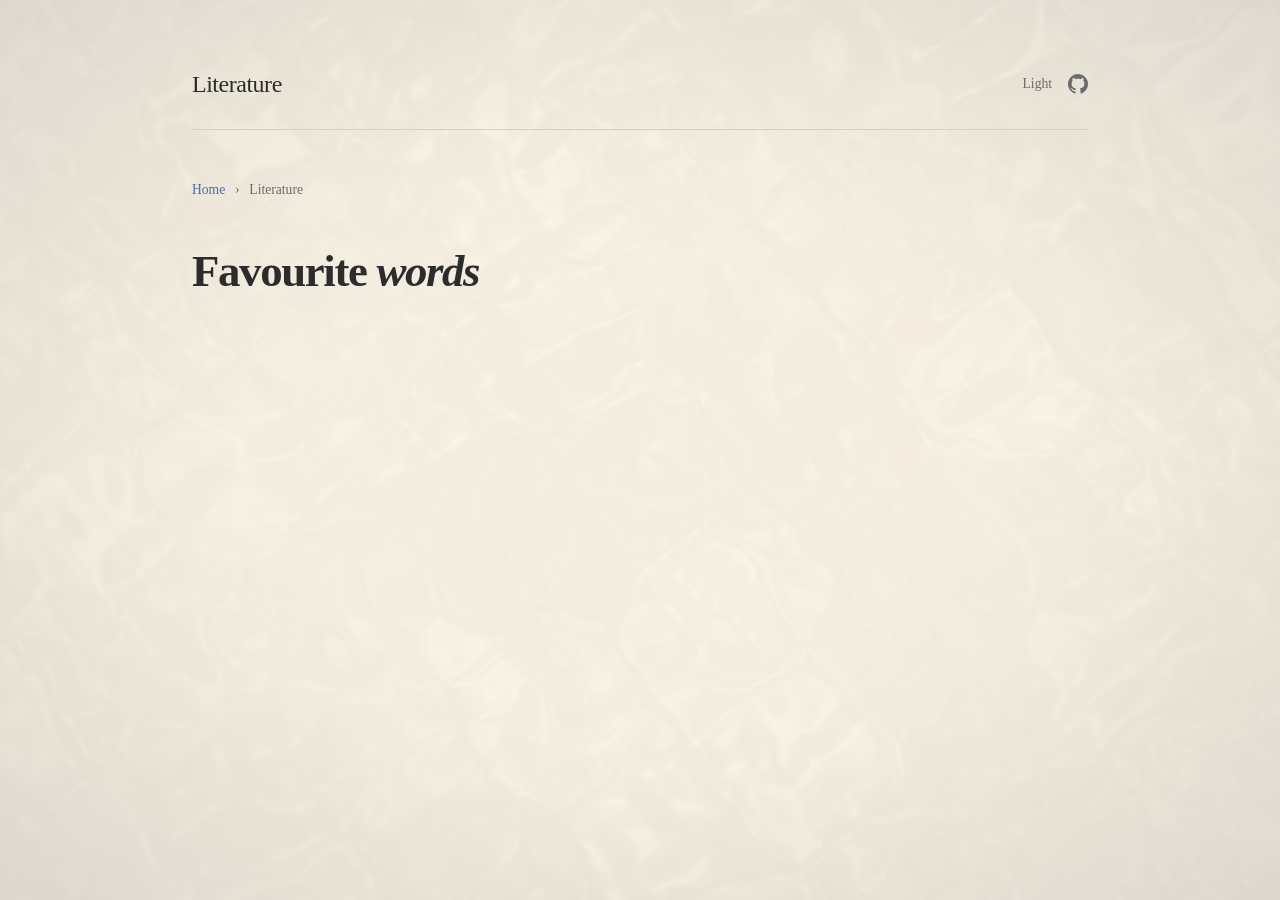
<file: literature.html>
<!DOCTYPE html>
<html lang="en" data-theme="light">
<head>
    <meta charset="UTF-8">
    <meta name="viewport" content="width=device-width, initial-scale=1.0">
    <title>Projects</title>
    <link rel="stylesheet" href="CSS/style.css">
</head>
<body>
<canvas id="caustics"></canvas>
<div class="container projects-container">
    <header>
        <h1>Literature</h1>
        <div class="controls">
            <button class="theme-toggle" aria-label="Toggle theme">
                <span class="light-label">Light</span>
                <span class="dark-label" style="display: none;">Dark</span>
            </button>
            <a href="https://github.com/moen0" class="github-link" target="_blank" rel="noopener noreferrer" aria-label="GitHub">
                <svg viewBox="0 0 24 24" fill="currentColor">
                    <path d="M12 0c-6.626 0-12 5.373-12 12 0 5.302 3.438 9.8 8.207 11.387.599.111.793-.261.793-.577v-2.234c-3.338.726-4.033-1.416-4.033-1.416-.546-1.387-1.333-1.756-1.333-1.756-1.089-.745.083-.729.083-.729 1.205.084 1.839 1.237 1.839 1.237 1.07 1.834 2.807 1.304 3.492.997.107-.775.418-1.305.762-1.604-2.665-.305-5.467-1.334-5.467-5.931 0-1.311.469-2.381 1.236-3.221-.124-.303-.535-1.524.117-3.176 0 0 1.008-.322 3.301 1.23.957-.266 1.983-.399 3.003-.404 1.02.005 2.047.138 3.006.404 2.291-1.552 3.297-1.23 3.297-1.23.653 1.653.242 2.874.118 3.176.77.84 1.235 1.911 1.235 3.221 0 4.609-2.807 5.624-5.479 5.921.43.372.823 1.102.823 2.222v3.293c0 .319.192.694.801.576 4.765-1.589 8.199-6.086 8.199-11.386 0-6.627-5.373-12-12-12z"/>
                </svg>
            </a>
        </div>
    </header>

    <nav class="breadcrumb">
        <a href="index.html">Home</a>
        <span class="separator">&#8250;</span>
        <span>Literature</span>
    </nav>

    <h2 class="heading">Favourite <em>words</em></h2>



<script src="Scripting/caustics.js"></script>
<script src="Scripting/script.js"></script>
</body>
</html>
</file>
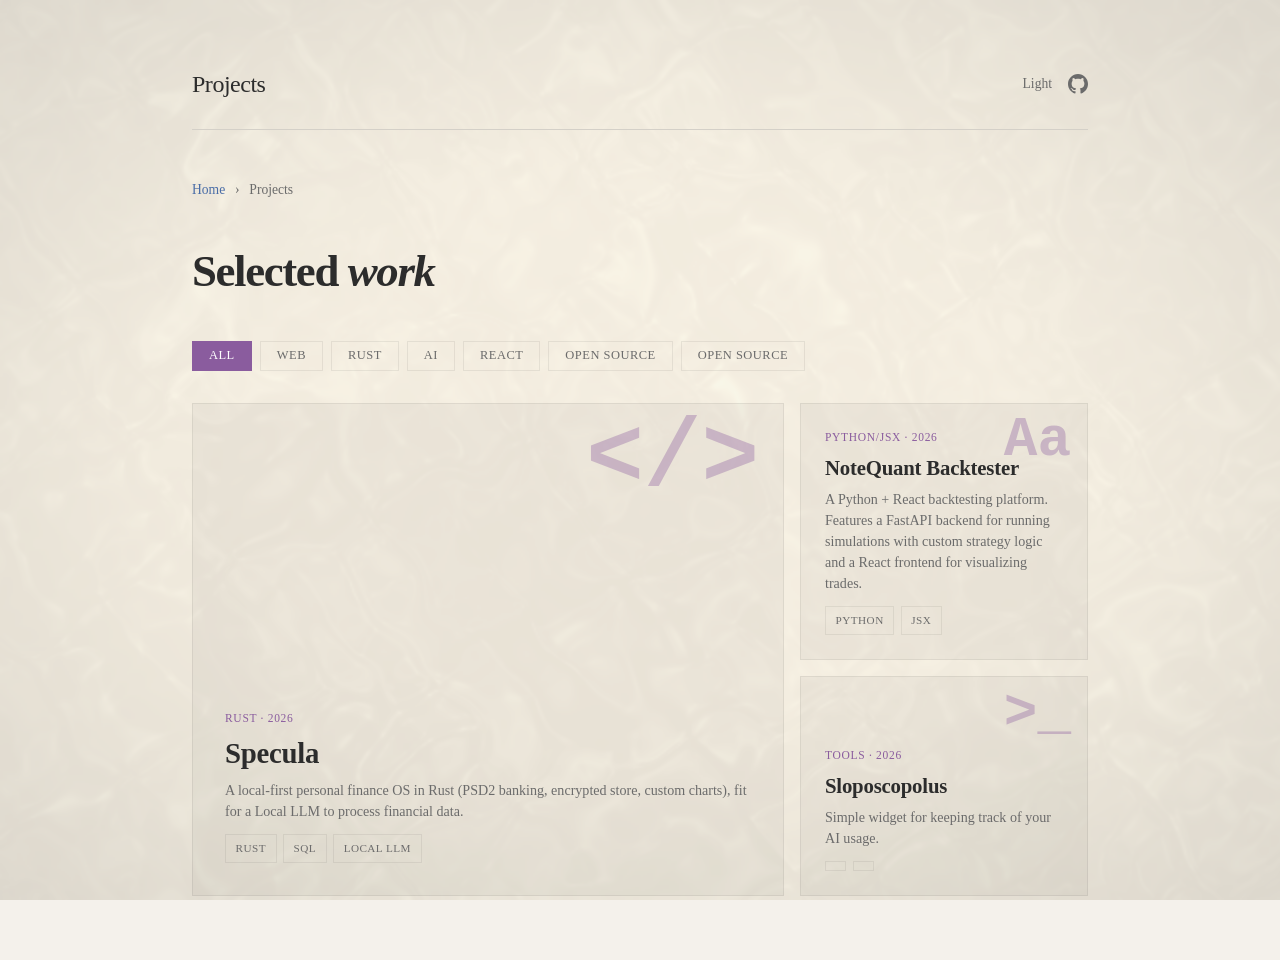
<file: projects.html>
<!DOCTYPE html>
<html lang="en" data-theme="light">
<head>
    <meta charset="UTF-8">
    <meta name="viewport" content="width=device-width, initial-scale=1.0">
    <title>Projects</title>
    <link rel="stylesheet" href="CSS/style.css">
</head>
<body>
<canvas id="caustics"></canvas>
<div class="container projects-container">
    <header>
        <h1>Projects</h1>
        <div class="controls">
            <button class="theme-toggle" aria-label="Toggle theme">
                <span class="light-label">Light</span>
                <span class="dark-label" style="display: none;">Dark</span>
            </button>
            <a href="https://github.com/moen0" class="github-link" target="_blank" rel="noopener noreferrer" aria-label="GitHub">
                <svg viewBox="0 0 24 24" fill="currentColor">
                    <path d="M12 0c-6.626 0-12 5.373-12 12 0 5.302 3.438 9.8 8.207 11.387.599.111.793-.261.793-.577v-2.234c-3.338.726-4.033-1.416-4.033-1.416-.546-1.387-1.333-1.756-1.333-1.756-1.089-.745.083-.729.083-.729 1.205.084 1.839 1.237 1.839 1.237 1.07 1.834 2.807 1.304 3.492.997.107-.775.418-1.305.762-1.604-2.665-.305-5.467-1.334-5.467-5.931 0-1.311.469-2.381 1.236-3.221-.124-.303-.535-1.524.117-3.176 0 0 1.008-.322 3.301 1.23.957-.266 1.983-.399 3.003-.404 1.02.005 2.047.138 3.006.404 2.291-1.552 3.297-1.23 3.297-1.23.653 1.653.242 2.874.118 3.176.77.84 1.235 1.911 1.235 3.221 0 4.609-2.807 5.624-5.479 5.921.43.372.823 1.102.823 2.222v3.293c0 .319.192.694.801.576 4.765-1.589 8.199-6.086 8.199-11.386 0-6.627-5.373-12-12-12z"/>
                </svg>
            </a>
        </div>
    </header>

    <nav class="breadcrumb">
        <a href="index.html">Home</a>
        <span class="separator">&#8250;</span>
        <span>Projects</span>
    </nav>

    <h2 class="heading">Selected <em>work</em></h2>

    <div class="filter-tabs">
        <button class="filter-btn active" data-filter="all">All</button>
        <button class="filter-btn" data-filter="web">Web</button>
        <button class="filter-btn" data-filter="Rust">Rust</button>
        <button class="filter-btn" data-filter="ai">AI</button>
        <button class="filter-btn" data-filter="React">React</button>
        <button class="filter-btn" data-filter="SQl">Open Source</button>
        <button class="filter-btn" data-filter="open-source">Open Source</button>
    </div>

    <div class="bento-grid">

        <div class="project-card large" data-category="rust" data-index="0">
            <span class="card-number">&lt;/&gt;</span>
            <div class="card-content">
                <span class="card-meta">Rust &middot; 2026</span>
                <h3 class="card-title">Specula</h3>
                <p class="card-desc">A local-first personal finance OS in Rust (PSD2 banking, encrypted store, custom charts), fit for a Local LLM to process financial data.</p>
                <div class="card-tags">
                    <span class="tag">Rust</span>
                    <span class="tag">SQL</span>
                    <span class="tag">Local LLM</span>
                </div>
            </div>
        </div>

        <div class="project-card" data-category="tools" data-index="1">
            <span class="card-number">Aa</span>
            <div class="card-content">
                <span class="card-meta">Python/JSX &middot; 2026</span>
                <h3 class="card-title">NoteQuant Backtester</h3>
                <p class="card-desc">A Python + React backtesting platform. Features a FastAPI backend for running simulations with custom strategy logic and a React frontend for visualizing trades.</p>
                <div class="card-tags">
                    <span class="tag">Python</span>
                    <span class="tag">JSX</span>
                </div>
            </div>
        </div>

        <div class="project-card" data-category="ai" data-index="2">
            <span class="card-number">&gt;_</span>
            <div class="card-content">
                <span class="card-meta">TOOLS &middot; 2026</span>
                <h3 class="card-title">Sloposcopolus</h3>
                <p class="card-desc">Simple widget for keeping track of your AI usage.</p>
                <div class="card-tags">
                    <span class="tag"></span>
                    <span class="tag"></span>
                </div>
            </div>
        </div>


<div class="modal-overlay" id="modal-overlay">
    <div class="modal">
        <button class="modal-close" id="modal-close">&times;</button>
        <span class="modal-meta" id="modal-meta"></span>
        <h2 class="modal-title" id="modal-title"></h2>
        <p class="modal-desc" id="modal-desc"></p>
        <div class="modal-tags" id="modal-tags"></div>
        <div class="modal-links" id="modal-links"></div>
    </div>
</div>

<script src="Scripting/caustics.js"></script>
<script src="Scripting/script.js"></script>
<script src="Scripting/projects.js"></script>
</body>
</html>
</file>
<file: CSS/style.css>
:root {
  --bg: #f4f1eb;
  --text: #2c2c2c;
  --text-muted: #6b6b6b;
  --link: #4a6da7;
  --link-hover: #2c4a7a;
  --border: #d4d0c8;
  --accent: #8a5c9e;
  --card-bg: rgba(44, 44, 44, 0.04);
  --card-border: rgba(44, 44, 44, 0.08);
  --profit: #1a9a6b;
  --loss: #c94a4a;
  --font-mono: ui-monospace, 'SF Mono', SFMono-Regular, Menlo, monospace;
  --font-serif: Georgia, 'Times New Roman', serif;
}

[data-theme="dark"] {
  --bg: #1a1a1a;
  --text: #e0e0e0;
  --text-muted: #8a8a8a;
  --link: #7fa8d4;
  --link-hover: #a8c5e8;
  --border: #333;
  --accent: #a385b8;
  --card-bg: rgba(255, 255, 255, 0.04);
  --card-border: rgba(255, 255, 255, 0.06);
  --profit: #2dd4a0;
  --loss: #f07070;
}
.nav-links {
  display: flex;
  gap: 2rem; /* bump this up until it feels right */
}
* {
  margin: 0;
  padding: 0;
  box-sizing: border-box;
}

body {
  font-family: 'Georgia', 'Times New Roman', serif;
  background: var(--bg);
  color: var(--text);
  line-height: 1.7;
  min-height: 100vh;
  transition: background 0.3s ease, color 0.3s ease;
}

.container {
  max-width: 640px;
  margin: 0 auto;
  padding: 4rem 2rem;
}

header {
  display: flex;
  justify-content: space-between;
  align-items: center;
  margin-bottom: 3rem;
  padding-bottom: 1.5rem;
  border-bottom: 1px solid var(--border);
}

h1 {
  font-size: 1.5rem;
  font-weight: 400;
  letter-spacing: -0.02em;
}

.controls {
  display: flex;
  align-items: center;
  gap: 1rem;
}

.theme-toggle {
  background: none;
  border: none;
  cursor: pointer;
  color: var(--text-muted);
  font-size: 0.85rem;
  font-family: inherit;
  transition: color 0.2s ease;
}

.theme-toggle:hover {
  color: var(--text);
}

.github-link {
  color: var(--text-muted);
  transition: color 0.2s ease;
}

.github-link:hover {
  color: var(--text);
}

.github-link svg {
  width: 20px;
  height: 20px;
  display: block;
}

.bio {
  font-size: 1.05rem;
}

.bio p {
  margin-bottom: 1.25rem;
}

.bio p:last-child {
  margin-bottom: 0;
}

a {
  color: var(--link);
  text-decoration: none;
  transition: color 0.2s ease;
}

a:hover {
  color: var(--link-hover);
}

hr {
  border: none;
  border-top: 1px solid var(--border);
  margin: 2rem 0;
}

.contact {
  color: var(--text-muted);
  font-size: 0.9rem;
}

#caustics {
  position: fixed;
  top: 0;
  left: 0;
  width: 100%;
  height: 100%;
  z-index: -1;
  opacity: 0.35;
  pointer-events: none;
  transition: opacity 0.3s ease;
}

[data-theme="dark"] #caustics {
  opacity: 0.18;
}


.stats-grid {
  display: grid;
  grid-template-columns: repeat(2, 1fr);
  gap: 0.75rem;
  margin-top: 1.25rem;
}

.stats-grid.triple {
  grid-template-columns: repeat(3, 1fr);
}

.stat-box {
  background: var(--card-bg);
  border: 1px solid var(--card-border);
  border-radius: 0;
  padding: 1.25rem 1rem;
  display: flex;
  flex-direction: column;
  align-items: center;
  gap: 0.6rem;
  transition: background 0.3s ease, border-color 0.3s ease;
}

.stat-box:hover {
  border-color: var(--text-muted);
}

.stat-label {
  font-size: 0.78rem;
  color: var(--text-muted);
  letter-spacing: 0.03em;
  text-transform: uppercase;
}

.stat-value {
  font-size: 1.35rem;
  font-weight: 600;
  color: var(--text);
  font-variant-numeric: tabular-nums;
}

.stat-wide .stat-value {
  font-size: 1.5rem;
}

.stat-value.profit {
  color: var(--profit);
}

.stat-value.loss {
  color: var(--loss);
}

/* ── Responsive ── */

@media (max-width: 480px) {
  .stats-grid.triple {
    grid-template-columns: repeat(2, 1fr);
  }

  .stat-value {
    font-size: 1.1rem;
  }

  .stat-wide .stat-value {
    font-size: 1.25rem;
  }
}

.breadcrumb {
  font-size: 0.85rem;
  color: var(--text-muted);
  margin-bottom: 2rem;
}

.breadcrumb a {
  color: var(--link);
}

.breadcrumb .separator {
  margin: 0 0.4rem;
}

.currently-reading {
  margin-top: 0.5rem;
}

.reading-label {
  font-size: 0.78rem;
  text-transform: uppercase;
  letter-spacing: 0.03em;
  color: var(--text-muted);
}

.book {
  display: flex;
  align-items: center;
  gap: 1rem;
  margin-top: 0.75rem;
}

.book img {
  width: 60px;
  border-radius: 0;
  box-shadow: 0 2px 8px rgba(0, 0, 0, 0.15);
}

.book-title {
  display: block;
  font-weight: 600;
  font-size: 1rem;
}

.book-author {
  display: block;
  color: var(--text-muted);
  font-size: 0.88rem;
}

.heading {
  font-size: 2.8rem;
  font-weight: 700;
  letter-spacing: -0.03em;
  margin-bottom: 2rem;
  position: relative;
  display: inline-block;
}

/* ── Projects css ── */

.projects-container {
  max-width: 960px;
}


.projects-heading em {
  font-style: italic;
  color: var(--accent);
  position: relative;
}

.projects-heading em::after {
  content: '';
  position: absolute;
  left: -10%;
  top: -20%;
  width: 120%;
  height: 140%;
  background: var(--accent);
  opacity: 0.12;
  filter: blur(20px);
  border-radius: 50%;
  pointer-events: none;
  z-index: -1;
}

[data-theme="dark"] .projects-heading em::after {
  opacity: 0.2;
  filter: blur(28px);
}


.filter-tabs {
  display: flex;
  gap: 0.5rem;
  margin-bottom: 2rem;
  flex-wrap: wrap;
}

.filter-btn {
  background: none;
  border: 1px solid var(--card-border);
  border-radius: 0;
  padding: 0.4rem 1rem;
  font-family: inherit;
  font-size: 0.78rem;
  letter-spacing: 0.04em;
  text-transform: uppercase;
  color: var(--text-muted);
  cursor: pointer;
  transition: all 0.25s ease;
}

.filter-btn:hover {
  border-color: var(--text-muted);
  color: var(--text);
}

.filter-btn.active {
  background: var(--accent);
  border-color: var(--accent);
  color: #fff;
}

[data-theme="dark"] .filter-btn.active {
  color: #1a1a1a;
}


.bento-grid {
  display: grid;
  grid-template-columns: repeat(3, 1fr);
  gap: 1rem;
}

.project-card {
  background: var(--card-bg);
  border: 1px solid var(--card-border);
  border-radius: 0;
  padding: 1.5rem;
  position: relative;
  overflow: hidden;
  cursor: pointer;
  transition: border-color 0.3s ease, transform 0.25s ease, box-shadow 0.3s ease;
  display: flex;
  flex-direction: column;
  justify-content: flex-end;
  min-height: 220px;
}

.project-card:hover {
  border-color: var(--accent);
  transform: translateY(-3px);
  box-shadow: 0 8px 30px rgba(0, 0, 0, 0.08);
}

[data-theme="dark"] .project-card:hover {
  box-shadow: 0 8px 30px rgba(0, 0, 0, 0.3);
}

.project-card.large {
  grid-column: span 2;
  grid-row: span 2;
  min-height: 400px;
  padding: 2rem;
}

.project-card.wide {
  grid-column: span 2;
  min-height: 220px;
}

.card-number {
  position: absolute;
  top: 0.5rem;
  right: 1rem;
  font-size: 3.5rem;
  font-weight: 700;
  font-family: var(--font-mono, ui-monospace, monospace);
  color: var(--accent);
  opacity: 0.35;
  line-height: 1;
  pointer-events: none;
  user-select: none;
}

.project-card.large .card-number {
  font-size: 6rem;
  top: 0.5rem;
  right: 1.5rem;
}

.card-content {
  position: relative;
  z-index: 1;
}

.card-meta {
  font-size: 0.72rem;
  letter-spacing: 0.06em;
  text-transform: uppercase;
  color: var(--accent);
  display: block;
  margin-bottom: 0.4rem;
}

.card-title {
  font-size: 1.3rem;
  font-weight: 600;
  letter-spacing: -0.01em;
  margin-bottom: 0.5rem;
  line-height: 1.3;
}

.project-card.large .card-title {
  font-size: 1.8rem;
}

.card-desc {
  font-size: 0.88rem;
  color: var(--text-muted);
  line-height: 1.5;
  margin-bottom: 0.75rem;
}

.card-tags {
  display: flex;
  flex-wrap: wrap;
  gap: 0.4rem;
}

.tag {
  font-size: 0.7rem;
  letter-spacing: 0.04em;
  text-transform: uppercase;
  padding: 0.25rem 0.6rem;
  border: 1px solid var(--card-border);
  border-radius: 0;
  color: var(--text-muted);
}

.project-card.hidden {
  display: none;
}


.modal-overlay {
  position: fixed;
  top: 0;
  left: 0;
  width: 100%;
  height: 100%;
  background: rgba(0, 0, 0, 0.5);
  z-index: 100;
  display: flex;
  align-items: center;
  justify-content: center;
  opacity: 0;
  visibility: hidden;
  transition: opacity 0.3s ease, visibility 0.3s ease;
  backdrop-filter: blur(4px);
}

.modal-overlay.active {
  opacity: 1;
  visibility: visible;
}

.modal {
  background: var(--bg);
  border: 1px solid var(--card-border);
  border-radius: 0;
  padding: 2.5rem;
  max-width: 580px;
  width: 90%;
  position: relative;
  transform: translateY(20px) scale(0.97);
  transition: transform 0.3s ease;
  box-shadow: 0 20px 60px rgba(0, 0, 0, 0.15);
}

[data-theme="dark"] .modal {
  box-shadow: 0 20px 60px rgba(0, 0, 0, 0.5);
}

.modal-overlay.active .modal {
  transform: translateY(0) scale(1);
}

.modal-close {
  position: absolute;
  top: 1.25rem;
  right: 1.25rem;
  background: var(--card-bg);
  border: 1px solid var(--card-border);
  border-radius: 0;
  width: 36px;
  height: 36px;
  display: flex;
  align-items: center;
  justify-content: center;
  cursor: pointer;
  font-size: 1.2rem;
  color: var(--text-muted);
  transition: border-color 0.2s ease, color 0.2s ease;
  font-family: inherit;
  line-height: 1;
}

.modal-close:hover {
  border-color: var(--text-muted);
  color: var(--text);
}

.modal-meta {
  font-size: 0.72rem;
  letter-spacing: 0.06em;
  text-transform: uppercase;
  color: var(--accent);
  display: block;
  margin-bottom: 0.5rem;
}

.modal-title {
  font-size: 1.8rem;
  font-weight: 600;
  letter-spacing: -0.02em;
  margin-bottom: 1rem;
  line-height: 1.2;
  padding-right: 2rem;
}

.modal-desc {
  font-size: 0.95rem;
  color: var(--text-muted);
  line-height: 1.7;
  margin-bottom: 1.25rem;
}

.modal-tags {
  display: flex;
  flex-wrap: wrap;
  gap: 0.4rem;
  margin-bottom: 1.5rem;
}

.modal-tags .tag {
  font-size: 0.72rem;
}

.modal-links {
  display: flex;
  gap: 0.75rem;
  flex-wrap: wrap;
}

.modal-link {
  display: inline-block;
  padding: 0.6rem 1.4rem;
  border-radius: 0;
  font-size: 0.85rem;
  font-family: inherit;
  text-decoration: none;
  transition: all 0.25s ease;
}

.modal-link.primary {
  background: var(--accent);
  color: #fff;
  border: 1px solid var(--accent);
}

[data-theme="dark"] .modal-link.primary {
  color: #1a1a1a;
}

.modal-link.primary:hover {
  opacity: 0.85;
  color: #fff;
}

[data-theme="dark"] .modal-link.primary:hover {
  color: #1a1a1a;
}

.modal-link.secondary {
  background: none;
  border: 1px solid var(--card-border);
  color: var(--text-muted);
}

.modal-link.secondary:hover {
  border-color: var(--text-muted);
  color: var(--text);
}

/* ── Responsive ── */

@media (max-width: 768px) {
  .projects-container {
    max-width: 100%;
  }

  .projects-heading {
    font-size: 2rem;
  }

  .bento-grid {
    grid-template-columns: repeat(2, 1fr);
  }

  .project-card.large {
    grid-column: span 2;
    grid-row: span 1;
    min-height: 260px;
  }

  .project-card.wide {
    grid-column: span 2;
  }
}

@media (max-width: 480px) {
  .bento-grid {
    grid-template-columns: 1fr;
  }

  .project-card.large,
  .project-card.wide {
    grid-column: span 1;
  }

  .modal {
    padding: 1.75rem;
  }

  .modal-title {
    font-size: 1.4rem;
  }
}
</file>
